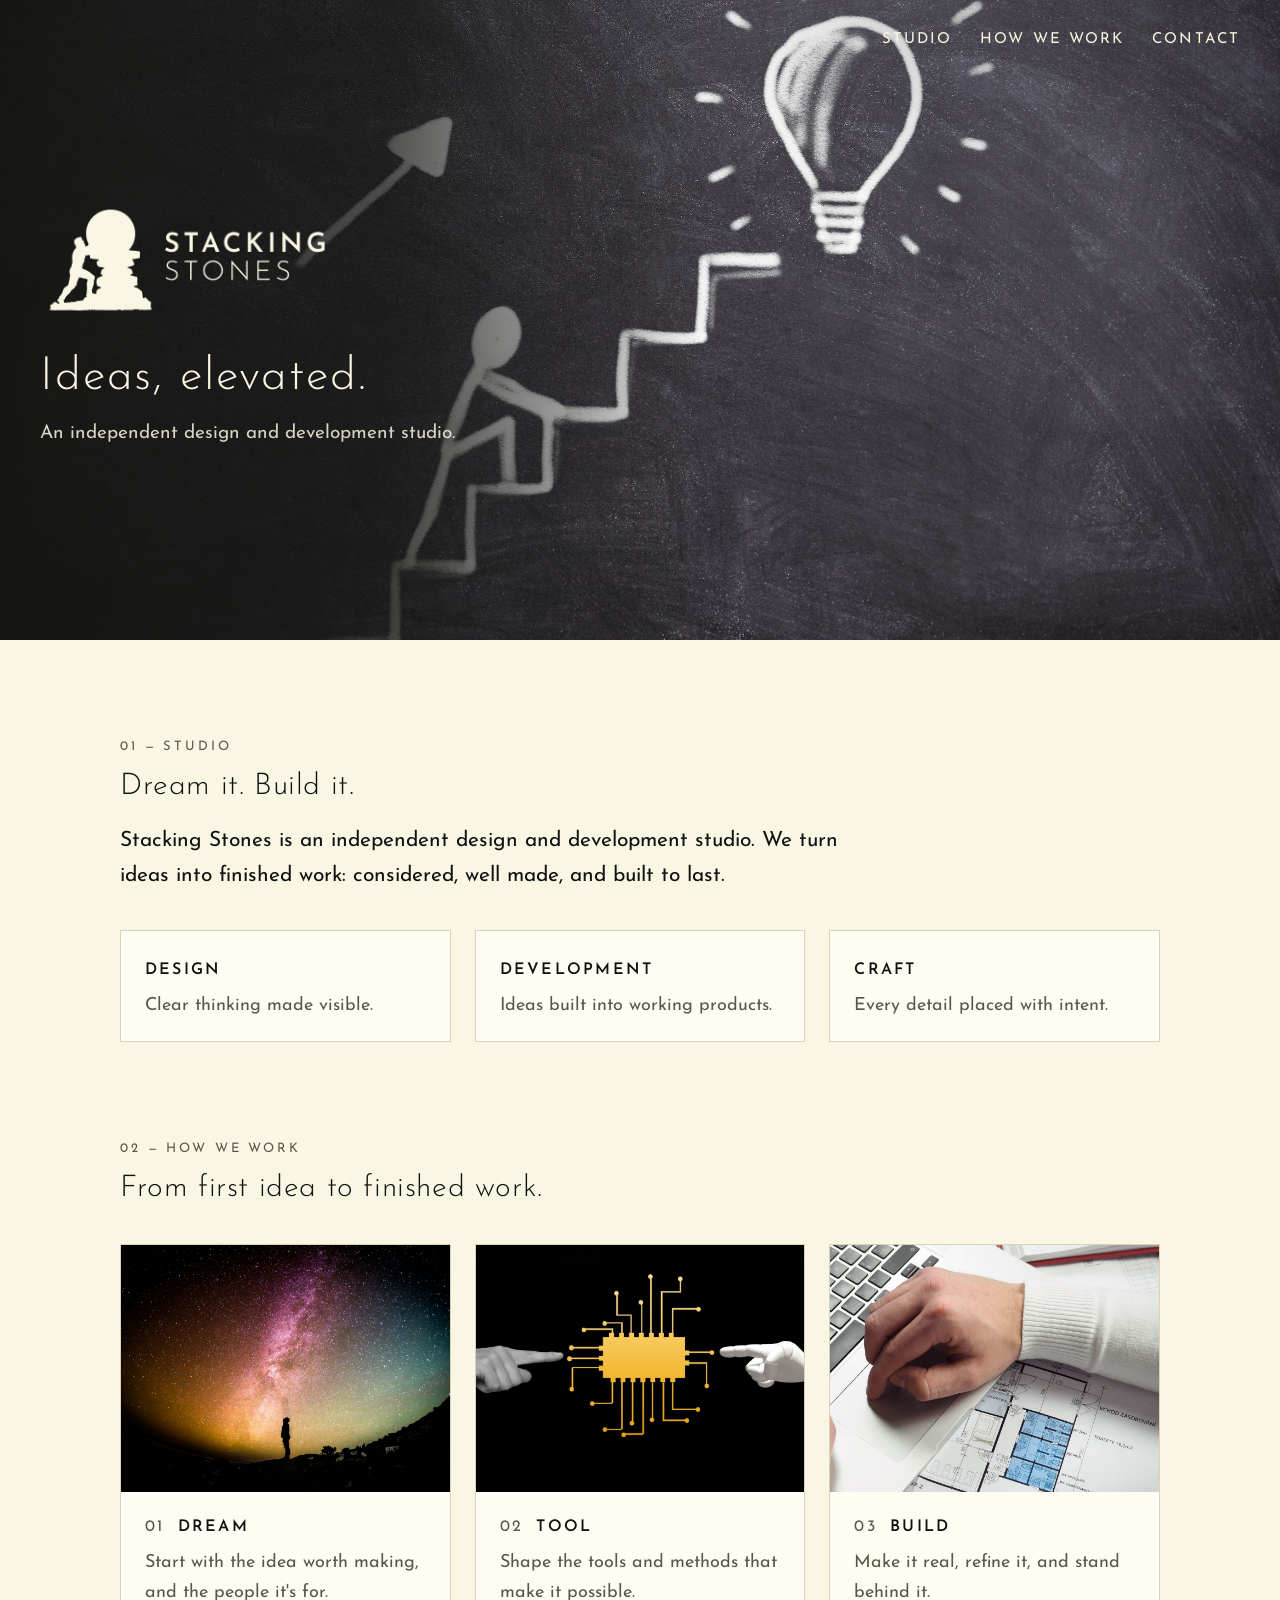
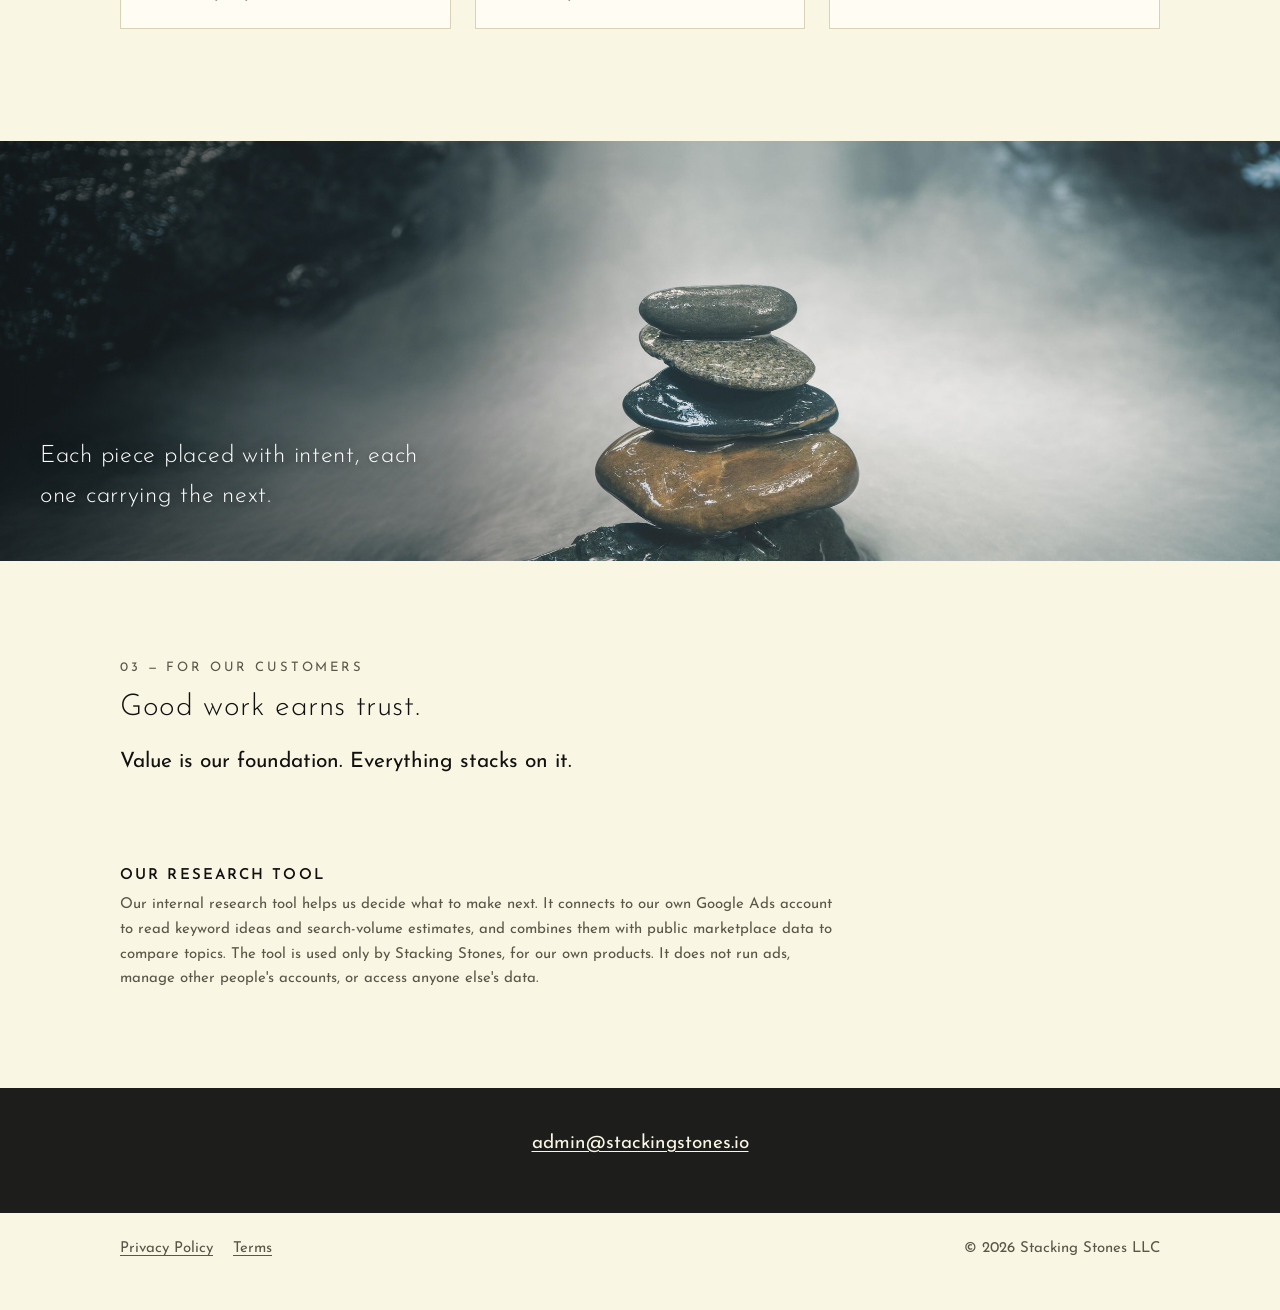
<file: index.html>
<!doctype html>
<html lang="en">
<head>
  <meta charset="utf-8">
  <meta name="viewport" content="width=device-width, initial-scale=1">
  <title>Stacking Stones</title>
  <meta name="description" content="Stacking Stones is an independent design and development studio. We turn ideas into finished work: considered, well made, and built to last.">
  <link rel="icon" type="image/png" sizes="32x32" href="img/favicon-32.png">
  <link rel="apple-touch-icon" href="img/apple-touch-icon.png">
  <link rel="stylesheet" href="style.css">
</head>
<body class="home">
  <section class="hero">
    <nav class="top">
      <a href="#studio">Studio</a><a href="#process">How we work</a><a href="#contact">Contact</a>
    </nav>
    <div class="hero-text">
      <img class="hero-logo" src="img/logo-light.png" width="1248" height="500" alt="Stacking Stones: a figure pushing a round boulder onto a stack of stones">
      <h1>Ideas, elevated.</h1>
      <p>An independent design and development studio.</p>
    </div>
  </section>

  <main>
    <section id="studio" class="block">
      <p class="label">01 &mdash; Studio</p>
      <h2>Dream it. Build it.</h2>
      <p class="lead">Stacking Stones is an independent design and development studio. We turn ideas into finished work: considered, well made, and built to last.</p>
      <div class="cards three">
        <div class="card"><h3>Design</h3><p>Clear thinking made visible.</p></div>
        <div class="card"><h3>Development</h3><p>Ideas built into working products.</p></div>
        <div class="card"><h3>Craft</h3><p>Every detail placed with intent.</p></div>
      </div>
    </section>

    <section id="process" class="block">
      <p class="label">02 &mdash; How we work</p>
      <h2>From first idea to finished work.</h2>
      <div class="cards three">
        <div class="card photo"><img src="img/card-dream.jpg" width="1200" height="900" alt="A person standing under the Milky Way, looking up at the night sky" loading="lazy"><h3><span>01</span> Dream</h3><p>Start with the idea worth making, and the people it's for.</p></div>
        <div class="card photo"><img src="img/card-chip.jpg" width="1200" height="758" alt="A human hand and a robot hand reaching toward a gold circuit chip" loading="lazy"><h3><span>02</span> Tool</h3><p>Shape the tools and methods that make it possible.</p></div>
        <div class="card photo"><img src="img/card-blueprints.jpg" width="1200" height="900" alt="Hands at a laptop beside printed plans" loading="lazy"><h3><span>03</span> Build</h3><p>Make it real, refine it, and stand behind it.</p></div>
      </div>
    </section>
  </main>

  <section class="band">
    <p>Each piece placed with intent, each one carrying the next.</p>
  </section>

  <main>
    <section class="block">
      <p class="label">03 &mdash; For our customers</p>
      <h2>Good work earns trust.</h2>
      <p class="lead">Value is our foundation. Everything stacks on it.</p>
    </section>

    <section class="block small">
      <h2>Our research tool</h2>
      <p>Our internal research tool helps us decide what to make next. It connects to our own Google Ads account to read keyword ideas and search-volume estimates, and combines them with public marketplace data to compare topics. The tool is used only by Stacking Stones, for our own products. It does not run ads, manage other people's accounts, or access anyone else's data.</p>
    </section>
  </main>

  <section id="contact" class="cta">
    <p><a href="mailto:admin@stackingstones.io">admin@stackingstones.io</a></p>
  </section>

  <footer>
    <nav><a href="privacy.html">Privacy Policy</a><a href="terms.html">Terms</a></nav>
    <span>&copy; 2026 Stacking Stones LLC</span>
  </footer>
</body>
</html>
</file>
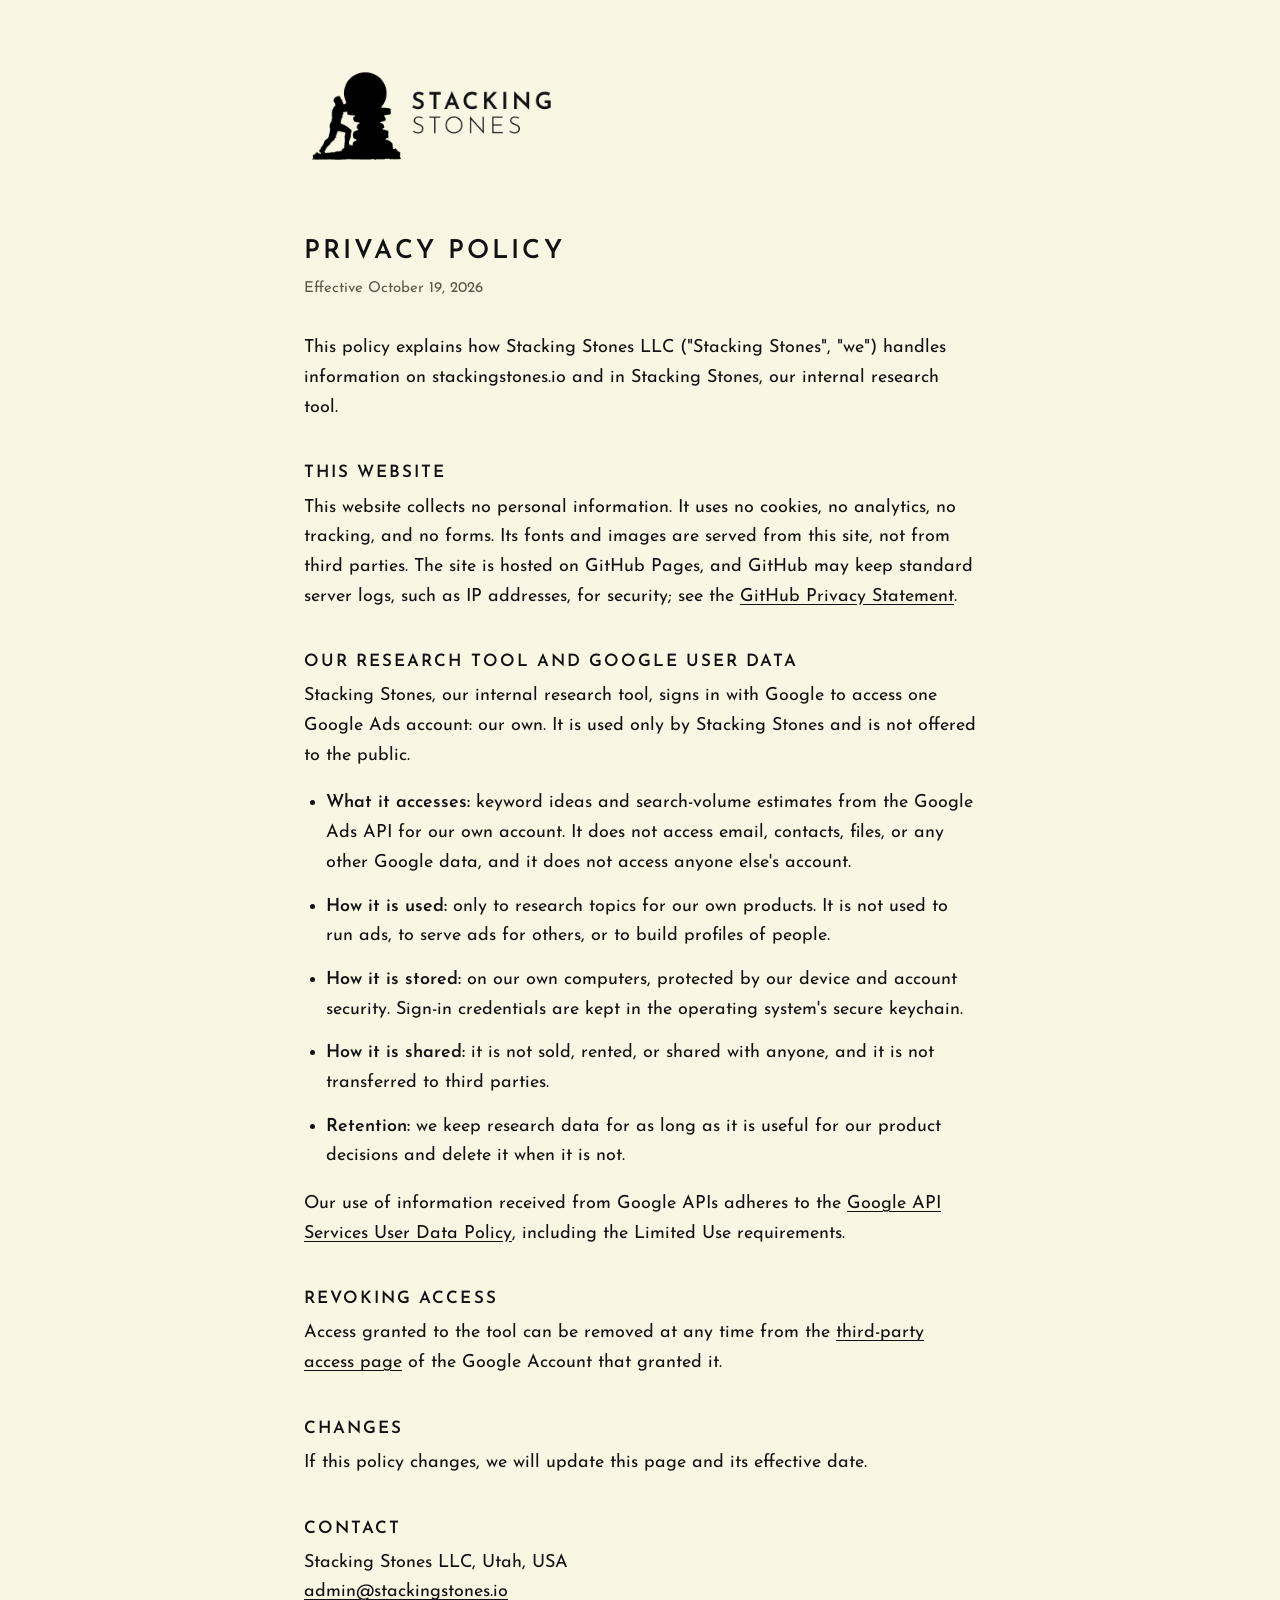
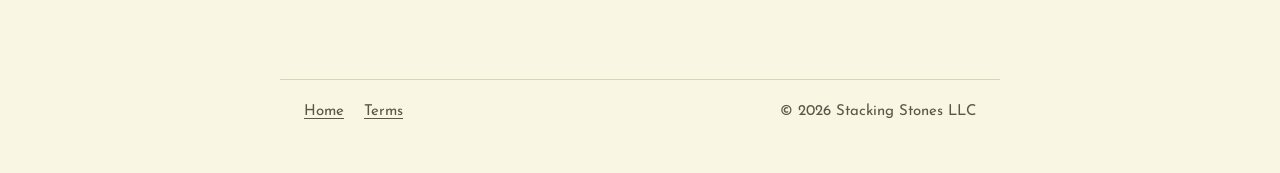
<file: privacy.html>
<!doctype html>
<html lang="en">
<head>
  <meta charset="utf-8">
  <meta name="viewport" content="width=device-width, initial-scale=1">
  <title>Privacy Policy · Stacking Stones</title>
  <meta name="description" content="How Stacking Stones LLC handles data on this website and in its internal research tool.">
  <link rel="icon" type="image/png" sizes="32x32" href="img/favicon-32.png">
  <link rel="apple-touch-icon" href="img/apple-touch-icon.png">
  <link rel="stylesheet" href="style.css">
</head>
<body class="inner">
  <header>
    <a href="index.html"><img src="img/logo.png" width="1248" height="500" alt="Stacking Stones home"></a>
  </header>

  <main>
    <h1>Privacy Policy</h1>
    <p class="updated">Effective October 19, 2026</p>

    <p>This policy explains how Stacking Stones LLC ("Stacking Stones", "we") handles information on stackingstones.io and in Stacking Stones, our internal research tool.</p>

    <h2>This website</h2>
    <p>This website collects no personal information. It uses no cookies, no analytics, no tracking, and no forms. Its fonts and images are served from this site, not from third parties. The site is hosted on GitHub Pages, and GitHub may keep standard server logs, such as IP addresses, for security; see the <a href="https://docs.github.com/en/site-policy/privacy-policies/github-general-privacy-statement">GitHub Privacy Statement</a>.</p>

    <h2>Our research tool and Google user data</h2>
    <p>Stacking Stones, our internal research tool, signs in with Google to access one Google Ads account: our own. It is used only by Stacking Stones and is not offered to the public.</p>
    <ul>
      <li><strong>What it accesses:</strong> keyword ideas and search-volume estimates from the Google Ads API for our own account. It does not access email, contacts, files, or any other Google data, and it does not access anyone else's account.</li>
      <li><strong>How it is used:</strong> only to research topics for our own products. It is not used to run ads, to serve ads for others, or to build profiles of people.</li>
      <li><strong>How it is stored:</strong> on our own computers, protected by our device and account security. Sign-in credentials are kept in the operating system's secure keychain.</li>
      <li><strong>How it is shared:</strong> it is not sold, rented, or shared with anyone, and it is not transferred to third parties.</li>
      <li><strong>Retention:</strong> we keep research data for as long as it is useful for our product decisions and delete it when it is not.</li>
    </ul>
    <p>Our use of information received from Google APIs adheres to the <a href="https://developers.google.com/terms/api-services-user-data-policy">Google API Services User Data Policy</a>, including the Limited Use requirements.</p>

    <h2>Revoking access</h2>
    <p>Access granted to the tool can be removed at any time from the <a href="https://myaccount.google.com/permissions">third-party access page</a> of the Google Account that granted it.</p>

    <h2>Changes</h2>
    <p>If this policy changes, we will update this page and its effective date.</p>

    <h2>Contact</h2>
    <p>Stacking Stones LLC, Utah, USA<br><a href="mailto:admin@stackingstones.io">admin@stackingstones.io</a></p>
  </main>

  <footer>
    <nav><a href="index.html">Home</a><a href="terms.html">Terms</a></nav>
    <span>&copy; 2026 Stacking Stones LLC</span>
  </footer>
</body>
</html>
</file>
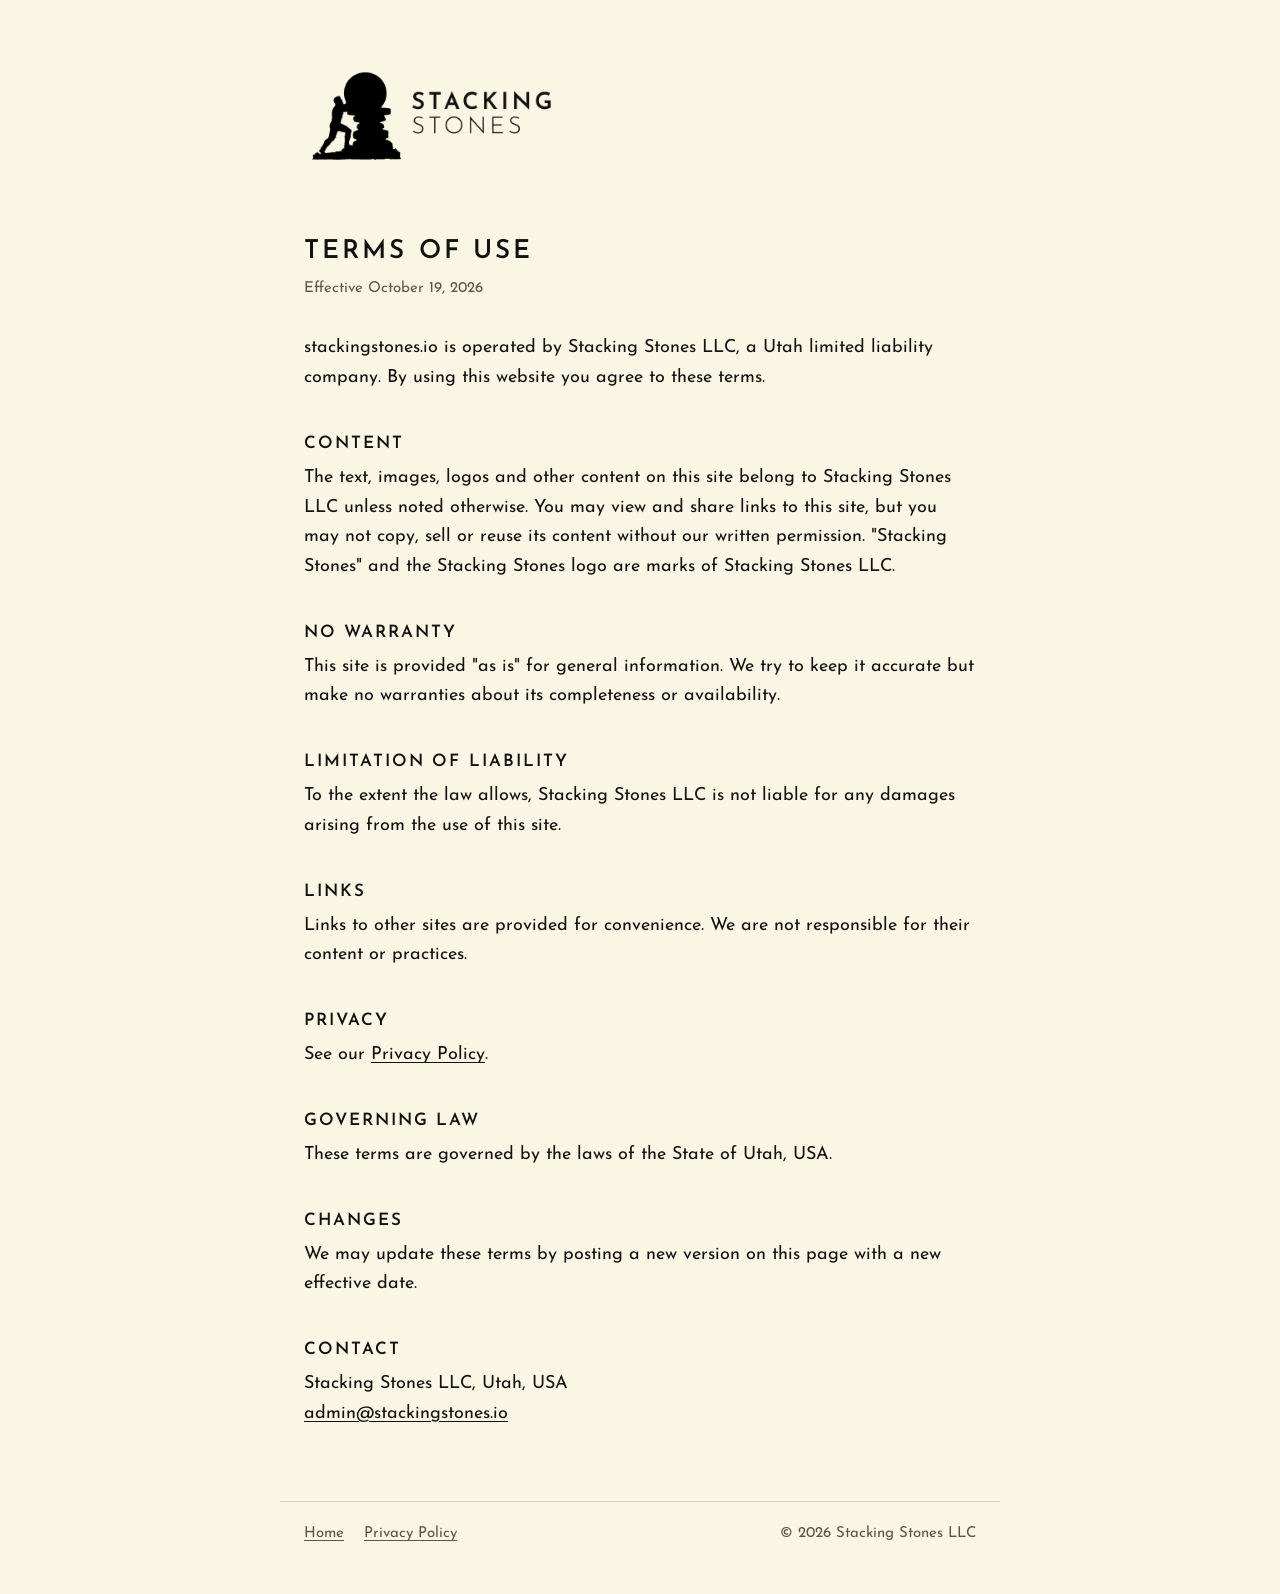
<file: terms.html>
<!doctype html>
<html lang="en">
<head>
  <meta charset="utf-8">
  <meta name="viewport" content="width=device-width, initial-scale=1">
  <title>Terms · Stacking Stones</title>
  <meta name="description" content="Terms of use for stackingstones.io, operated by Stacking Stones LLC.">
  <link rel="icon" type="image/png" sizes="32x32" href="img/favicon-32.png">
  <link rel="apple-touch-icon" href="img/apple-touch-icon.png">
  <link rel="stylesheet" href="style.css">
</head>
<body class="inner">
  <header>
    <a href="index.html"><img src="img/logo.png" width="1248" height="500" alt="Stacking Stones home"></a>
  </header>

  <main>
    <h1>Terms of Use</h1>
    <p class="updated">Effective October 19, 2026</p>

    <p>stackingstones.io is operated by Stacking Stones LLC, a Utah limited liability company. By using this website you agree to these terms.</p>

    <h2>Content</h2>
    <p>The text, images, logos and other content on this site belong to Stacking Stones LLC unless noted otherwise. You may view and share links to this site, but you may not copy, sell or reuse its content without our written permission. "Stacking Stones" and the Stacking Stones logo are marks of Stacking Stones LLC.</p>

    <h2>No warranty</h2>
    <p>This site is provided "as is" for general information. We try to keep it accurate but make no warranties about its completeness or availability.</p>

    <h2>Limitation of liability</h2>
    <p>To the extent the law allows, Stacking Stones LLC is not liable for any damages arising from the use of this site.</p>

    <h2>Links</h2>
    <p>Links to other sites are provided for convenience. We are not responsible for their content or practices.</p>

    <h2>Privacy</h2>
    <p>See our <a href="privacy.html">Privacy Policy</a>.</p>

    <h2>Governing law</h2>
    <p>These terms are governed by the laws of the State of Utah, USA.</p>

    <h2>Changes</h2>
    <p>We may update these terms by posting a new version on this page with a new effective date.</p>

    <h2>Contact</h2>
    <p>Stacking Stones LLC, Utah, USA<br><a href="mailto:admin@stackingstones.io">admin@stackingstones.io</a></p>
  </main>

  <footer>
    <nav><a href="index.html">Home</a><a href="privacy.html">Privacy Policy</a></nav>
    <span>&copy; 2026 Stacking Stones LLC</span>
  </footer>
</body>
</html>
</file>
<file: style.css>
/* Stacking Stones: one stylesheet for every page. Fonts are self-hosted (SIL OFL, fonts/OFL.txt),
   so the site makes no third-party requests. */
@font-face { font-family: "Josefin Sans"; font-weight: 300; font-display: swap; src: url("fonts/josefin-sans-300.woff2") format("woff2"); }
@font-face { font-family: "Josefin Sans"; font-weight: 400; font-display: swap; src: url("fonts/josefin-sans-400.woff2") format("woff2"); }
@font-face { font-family: "Josefin Sans"; font-weight: 600; font-display: swap; src: url("fonts/josefin-sans-600.woff2") format("woff2"); }

:root {
  --paper: #faf6e4;
  --ink: #111;
  --muted: #5a5648;
  --rule: #d9d2b6;
}

* { box-sizing: border-box; }

body {
  margin: 0;
  background: var(--paper);
  color: var(--ink);
  font: 400 18px/1.65 "Josefin Sans", system-ui, sans-serif;
}

main, header, footer { max-width: 720px; margin: 0 auto; padding: 0 24px; }

header { padding-top: 64px; padding-bottom: 8px; }
header a { display: inline-block; }
header img { width: min(100%, 520px); height: auto; display: block; }
.inner header img { width: 260px; }

.tagline { text-align: center; font-weight: 300; font-size: 22px; letter-spacing: .06em; margin: 20px 0 56px; }

h1, h2 { font-weight: 600; letter-spacing: .12em; text-transform: uppercase; line-height: 1.3; }
h1 { font-size: 26px; margin: 48px 0 8px; }
h2 { font-size: 17px; margin: 40px 0 8px; }
p, li { margin: 0 0 14px; }
ul { padding-left: 22px; }
.updated { color: var(--muted); font-size: 15px; margin-bottom: 32px; }

a { color: var(--ink); text-underline-offset: 3px; }
a:hover { color: var(--muted); }

section { border-top: 1px solid var(--rule); padding-top: 8px; margin-top: 40px; }

footer {
  margin-top: 72px; padding-top: 20px; padding-bottom: 48px;
  border-top: 1px solid var(--rule);
  color: var(--muted); font-size: 15px;
  display: flex; flex-wrap: wrap; gap: 8px 24px; justify-content: space-between;
}
footer nav a { margin-right: 20px; color: var(--muted); }

/* ---------- Home: studio layout (S156) ---------- */
.home { --dark: #1d1d1b; }
.hero {
  position: relative; min-height: 640px; color: var(--paper);
  background: var(--dark) url("img/hero.jpg") right center / cover no-repeat;
  display: flex; flex-direction: column;
}
.hero::before { content: ""; position: absolute; inset: 0;
  background: linear-gradient(90deg, rgba(20,20,18,.92) 0%, rgba(20,20,18,.75) 30%, rgba(20,20,18,0) 55%); }
.top { position: relative; display: flex; justify-content: flex-end; gap: 28px; padding: 28px 40px;
  font-size: 15px; letter-spacing: .14em; text-transform: uppercase; }
.top a { color: var(--paper); text-decoration: none; }
.top a:hover { color: #fff; text-decoration: underline; }
.hero-text { position: relative; margin: auto 0; padding: 0 40px 72px; max-width: 520px; }
.hero-logo { width: 300px; height: auto; display: block; margin-bottom: 28px; }
.hero h1 { font-size: 46px; font-weight: 300; letter-spacing: .04em; text-transform: none; margin: 0 0 10px; }
.hero p { font-size: 19px; margin: 0; opacity: .85; }

.home main { max-width: 1120px; padding: 0 40px; }
.block { border-top: 0; margin: 0; padding: 96px 0 0; }
.label { font-size: 13px; letter-spacing: .22em; text-transform: uppercase; color: var(--muted); margin-bottom: 10px; }
.block h2 { font-size: 30px; font-weight: 300; letter-spacing: .02em; text-transform: none; margin: 0 0 18px; }
.lead { font-size: 21px; max-width: 720px; }

.cards { display: grid; gap: 24px; margin-top: 36px; }
.cards.three { grid-template-columns: repeat(3, 1fr); }
.cards.four { grid-template-columns: repeat(4, 1fr); align-items: start; }
.card { background: #fffdf3; border: 1px solid var(--rule); padding: 26px 24px 20px; }
.card h3 { font-size: 16px; font-weight: 600; letter-spacing: .14em; text-transform: uppercase; margin: 0 0 8px; }
.card h3 span { color: var(--muted); font-weight: 400; margin-right: 6px; }
.card p { margin: 0; color: var(--muted); }
.card.photo { padding-top: 0; }
.card.photo img { display: block; width: calc(100% + 48px); margin: 0 -24px 22px; aspect-ratio: 4 / 3; object-fit: cover; height: auto; }

.band {
  margin-top: 112px; min-height: 420px; display: flex; align-items: flex-end; justify-content: center;
  background: var(--dark) url("img/band-cairn.jpg") center / cover no-repeat; border-top: 0; padding: 0 24px 48px;
}
.band p { color: #fff; font-size: 24px; font-weight: 300; letter-spacing: .03em; text-align: center; margin: 0;
  text-shadow: 0 1px 12px rgba(0,0,0,.6); }

.block.small { padding-top: 72px; }
.block.small h2 { font-size: 15px; font-weight: 600; letter-spacing: .14em; text-transform: uppercase; margin-bottom: 8px; }
.block.small p { font-size: 15px; color: var(--muted); max-width: 720px; }

.cta { margin-top: 96px; border-top: 0; padding: 40px 24px; text-align: center; background: var(--dark); color: var(--paper); }
.cta h2 { font-size: 30px; font-weight: 300; letter-spacing: .02em; text-transform: none; margin: 0 0 12px; }
.cta a { color: var(--paper); font-size: 19px; }
.home footer { max-width: 1120px; margin-top: 0; padding: 24px 40px 48px; border-top: 0; }

@media (max-width: 900px) {
  .cards.four { grid-template-columns: repeat(2, 1fr); }
}
@media (max-width: 640px) {
  .hero { min-height: 0; background-position: 65% center; background-size: auto 340px; background-position: 70% top; padding-top: 300px; }
  .hero::before { background: linear-gradient(180deg, rgba(20,20,18,.15) 0, rgba(20,20,18,.2) 220px, var(--dark) 340px); }
  .top { position: absolute; top: 0; right: 0; left: 0; justify-content: center; gap: 18px; padding: 18px 16px; font-size: 12px; }
  .hero-text { padding: 0 20px 40px; }
  .hero-logo { width: 220px; margin-bottom: 18px; }
  .hero h1 { font-size: 34px; }
  .home main { padding: 0 20px; }
  .block { padding-top: 64px; }
  .block h2, .cta h2 { font-size: 25px; }
  .lead { font-size: 19px; }
  .cards.three, .cards.four { grid-template-columns: 1fr; }
  .band { min-height: 300px; margin-top: 72px; }
  .band p { font-size: 20px; }
  .home footer { padding: 24px 20px 40px; }
}

/* S156 review fixes: no paper strip above the hero; equal card heights; band line off the cairn */
.home .hero { margin-top: 0; border-top: 0; padding-top: 0; }
.cards.four { align-items: stretch; }
.band { position: relative; justify-content: flex-start; padding: 0 40px 44px; }
.band::before { content: ""; position: absolute; inset: 0; background: linear-gradient(90deg, rgba(10,14,16,.7) 0, rgba(10,14,16,.35) 35%, rgba(10,14,16,0) 55%); }
.band p { position: relative; text-align: left; max-width: 380px; }
@media (max-width: 640px) {
  .home .hero { padding-top: 300px; }
  .band { min-height: 0; padding: 260px 0 0; background-size: auto 260px; background-position: center top; background-color: var(--paper); }
  .band::before { display: none; }
  .band p { color: var(--ink); text-shadow: none; padding: 20px 20px 0; max-width: none; }
}
</file>
